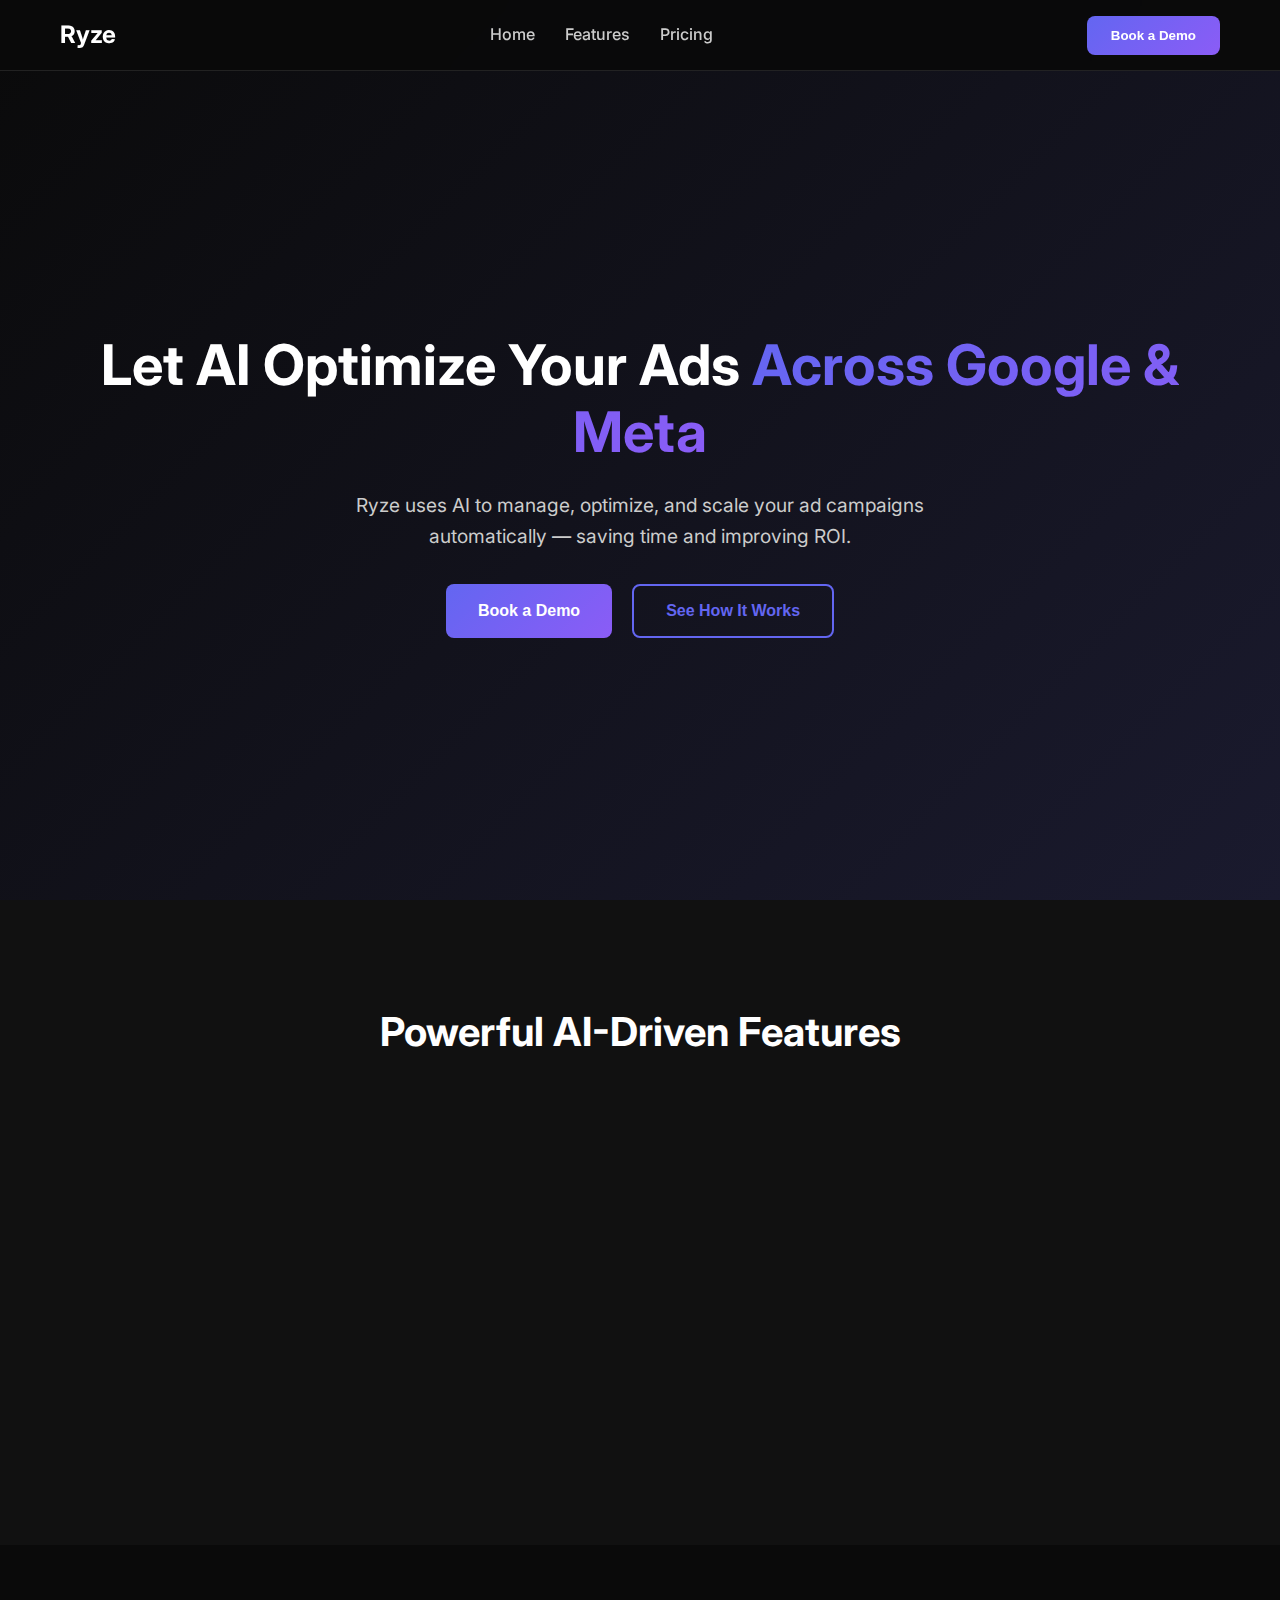
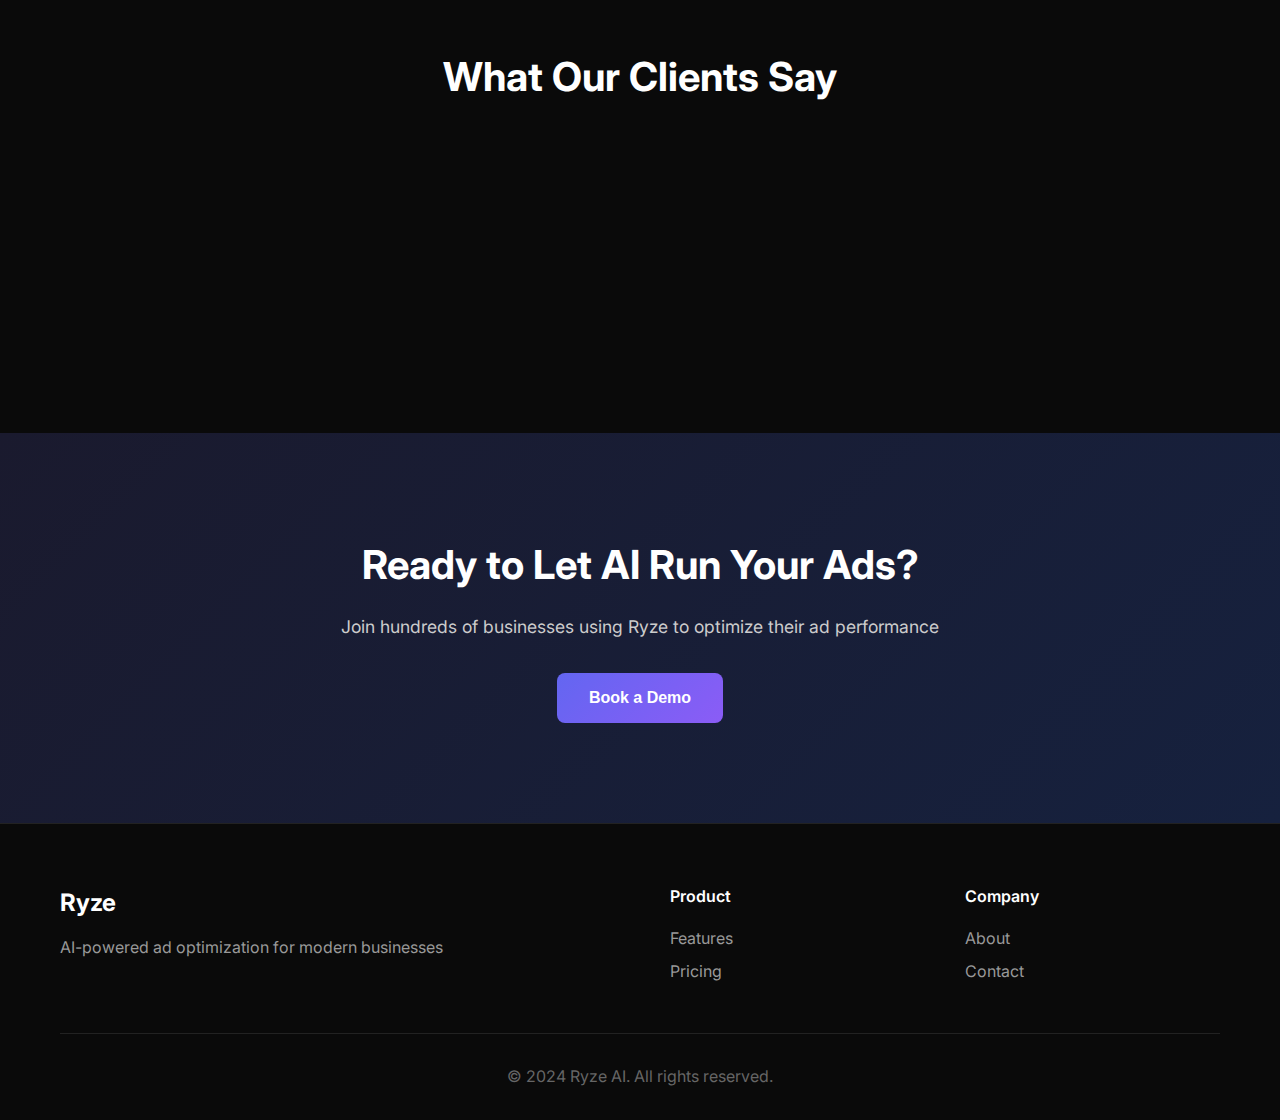
<file: index.html>
<!DOCTYPE html>
<html lang="en">
<head>
    <meta charset="UTF-8">
    <meta name="viewport" content="width=device-width, initial-scale=1.0">
    <title>Ryze AI - Let AI Optimize Your Ads</title>
    <link rel="stylesheet" href="css/style.css">
    <link href="https://fonts.googleapis.com/css2?family=Inter:wght@300;400;500;600;700&display=swap" rel="stylesheet">
</head>
<body>
    <!-- Navigation -->
    <nav class="navbar">
        <div class="nav-container">
            <div class="nav-logo">
                <span class="logo-text">Ryze</span>
            </div>
            <ul class="nav-menu">
                <li><a href="index.html" class="nav-link">Home</a></li>
                <li><a href="features.html" class="nav-link">Features</a></li>
                <li><a href="pricing.html" class="nav-link">Pricing</a></li>
            </ul>
            <div class="nav-buttons">
                <button class="btn-primary">Book a Demo</button>
            </div>
            <div class="hamburger">
                <span></span>
                <span></span>
                <span></span>
            </div>
        </div>
    </nav>

    <!-- Hero Section -->
    <section class="hero">
        <div class="container">
            <div class="hero-content">
                <h1 class="hero-title">
                    Let AI Optimize Your Ads
                    <span class="gradient-text">Across Google & Meta</span>
                </h1>
                <p class="hero-description">
                    Ryze uses AI to manage, optimize, and scale your ad campaigns automatically — saving time and improving ROI.
                </p>
                <div class="hero-buttons">
                    <button class="btn-primary large">Book a Demo</button>
                    <button class="btn-outline large">See How It Works</button>
                </div>
            </div>
        </div>
    </section>

    <!-- Features Section -->
    <section class="features">
        <div class="container">
            <div class="section-header">
                <h2>Powerful AI-Driven Features</h2>
            </div>
            <div class="features-grid">
                <div class="feature-card">
                    <h3>AI Budget Optimization</h3>
                    <p>Maximize your ROI with intelligent budget allocation</p>
                </div>
                <div class="feature-card">
                    <h3>Cross-Platform Management</h3>
                    <p>Manage Google and Meta ads from one dashboard</p>
                </div>
                <div class="feature-card">
                    <h3>Smart Targeting</h3>
                    <p>Reach the right users with AI-powered targeting</p>
                </div>
                <div class="feature-card">
                    <h3>Real-Time Insights</h3>
                    <p>Get live data and actionable insights</p>
                </div>
            </div>
        </div>
    </section>

    <!-- Testimonials Section -->
    <section class="testimonials">
        <div class="container">
            <div class="section-header">
                <h2>What Our Clients Say</h2>
            </div>
            <div class="testimonials-grid">
                <div class="testimonial-card">
                    <p>"Ryze helped us cut costs and boost conversions fast."</p>
                    <div class="testimonial-author">
                        <span class="author-name">Sarah M.</span>
                        <span class="author-title">Growth Manager</span>
                    </div>
                </div>
                <div class="testimonial-card">
                    <p>"Saved us hours every week with automation."</p>
                    <div class="testimonial-author">
                        <span class="author-name">Mike R.</span>
                        <span class="author-title">Marketing Director</span>
                    </div>
                </div>
            </div>
        </div>
    </section>

    <!-- CTA Section -->
    <section class="cta">
        <div class="container">
            <div class="cta-content">
                <h2>Ready to Let AI Run Your Ads?</h2>
                <p>Join hundreds of businesses using Ryze to optimize their ad performance</p>
                <button class="btn-primary large">Book a Demo</button>
            </div>
        </div>
    </section>

    <!-- Footer -->
    <footer class="footer">
        <div class="container">
            <div class="footer-content">
                <div class="footer-brand">
                    <span class="logo-text">Ryze</span>
                    <p>AI-powered ad optimization for modern businesses</p>
                </div>
                <div class="footer-links">
                    <div class="footer-column">
                        <h4>Product</h4>
                        <ul>
                            <li><a href="features.html">Features</a></li>
                            <li><a href="pricing.html">Pricing</a></li>
                        </ul>
                    </div>
                    <div class="footer-column">
                        <h4>Company</h4>
                        <ul>
                            <li><a href="#">About</a></li>
                            <li><a href="#">Contact</a></li>
                        </ul>
                    </div>
                </div>
            </div>
            <div class="footer-bottom">
                <p>&copy; 2024 Ryze AI. All rights reserved.</p>
            </div>
        </div>
    </footer>

    <script src="js/main.js"></script>
</body>
</html>
</file>
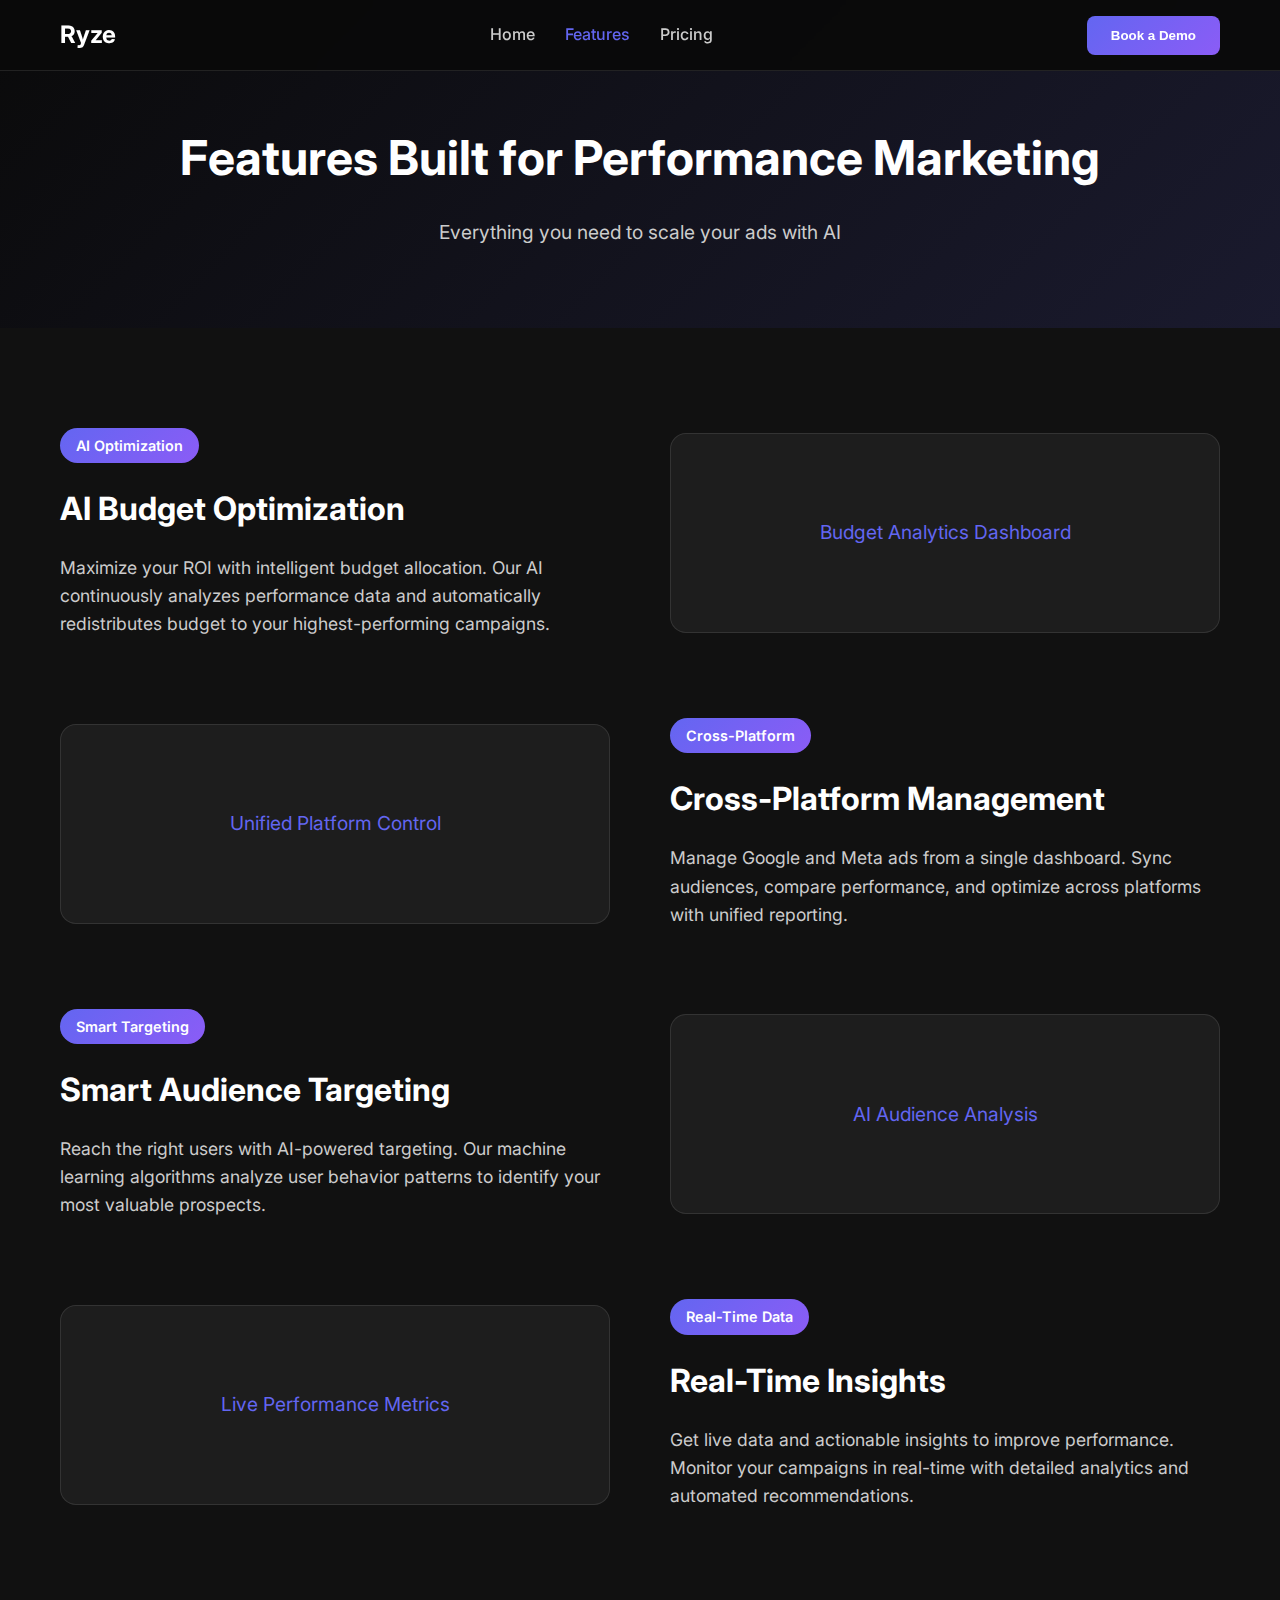
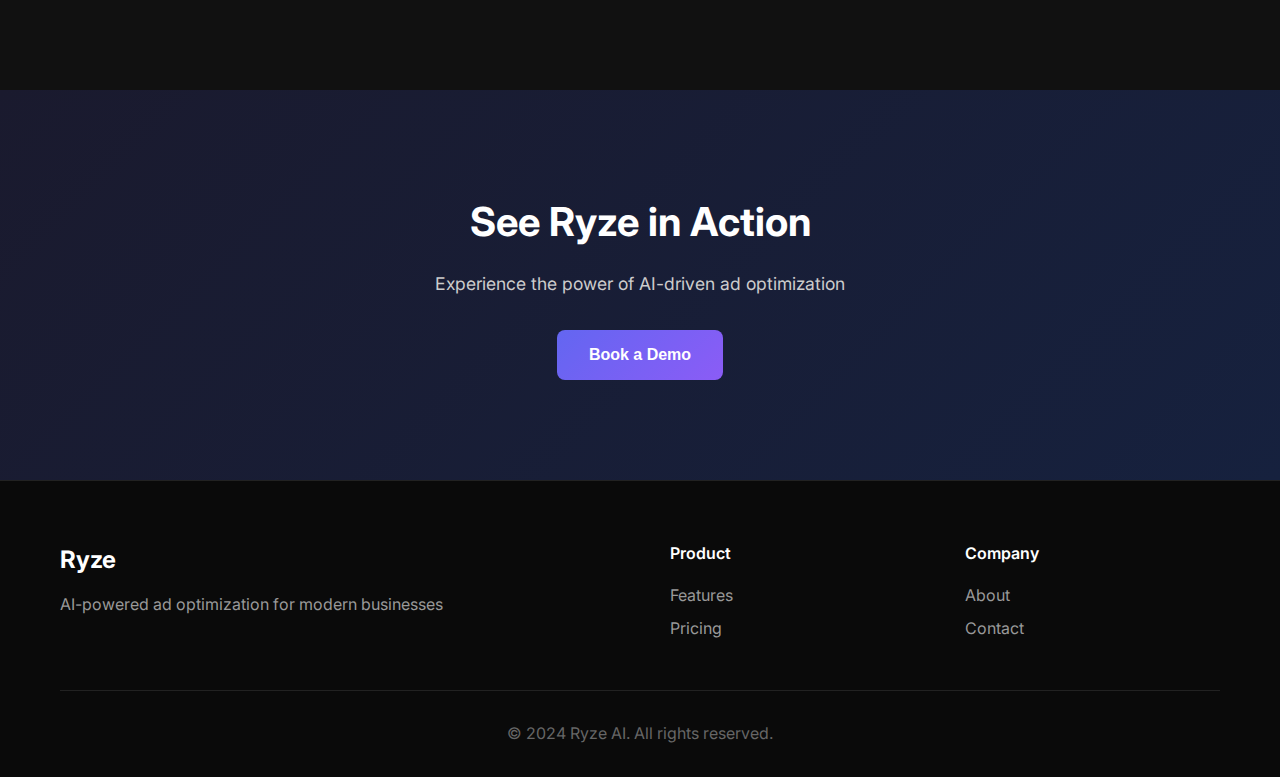
<file: features.html>
<!DOCTYPE html>
<html lang="en">
<head>
    <meta charset="UTF-8">
    <meta name="viewport" content="width=device-width, initial-scale=1.0">
    <title>Features - Ryze AI</title>
    <link rel="stylesheet" href="css/style.css">
    <link href="https://fonts.googleapis.com/css2?family=Inter:wght@300;400;500;600;700&display=swap" rel="stylesheet">
</head>
<body>
    <!-- Navigation -->
    <nav class="navbar">
        <div class="nav-container">
            <div class="nav-logo">
                <a href="index.html" class="logo-text">Ryze</a>
            </div>
            <ul class="nav-menu">
                <li><a href="index.html" class="nav-link">Home</a></li>
                <li><a href="features.html" class="nav-link active">Features</a></li>
                <li><a href="pricing.html" class="nav-link">Pricing</a></li>
            </ul>
            <div class="nav-buttons">
                <button class="btn-primary">Book a Demo</button>
            </div>
            <div class="hamburger">
                <span></span>
                <span></span>
                <span></span>
            </div>
        </div>
    </nav>

    <!-- Features Hero -->
    <section class="features-hero">
        <div class="container">
            <div class="features-hero-content">
                <h1>Features Built for Performance Marketing</h1>
                <p>Everything you need to scale your ads with AI</p>
            </div>
        </div>
    </section>

    <!-- Main Features -->
    <section class="main-features">
        <div class="container">
            <div class="feature-showcase">
                <div class="feature-content">
                    <div class="feature-badge">AI Optimization</div>
                    <h2>AI Budget Optimization</h2>
                    <p>Maximize your ROI with intelligent budget allocation. Our AI continuously analyzes performance data and automatically redistributes budget to your highest-performing campaigns.</p>
                </div>
                <div class="feature-visual">
                    Budget Analytics Dashboard
                </div>
            </div>

            <div class="feature-showcase">
                <div class="feature-content">
                    <div class="feature-badge">Cross-Platform</div>
                    <h2>Cross-Platform Management</h2>
                    <p>Manage Google and Meta ads from a single dashboard. Sync audiences, compare performance, and optimize across platforms with unified reporting.</p>
                </div>
                <div class="feature-visual">
                    Unified Platform Control
                </div>
            </div>

            <div class="feature-showcase">
                <div class="feature-content">
                    <div class="feature-badge">Smart Targeting</div>
                    <h2>Smart Audience Targeting</h2>
                    <p>Reach the right users with AI-powered targeting. Our machine learning algorithms analyze user behavior patterns to identify your most valuable prospects.</p>
                </div>
                <div class="feature-visual">
                    AI Audience Analysis
                </div>
            </div>

            <div class="feature-showcase">
                <div class="feature-content">
                    <div class="feature-badge">Real-Time Data</div>
                    <h2>Real-Time Insights</h2>
                    <p>Get live data and actionable insights to improve performance. Monitor your campaigns in real-time with detailed analytics and automated recommendations.</p>
                </div>
                <div class="feature-visual">
                    Live Performance Metrics
                </div>
            </div>
        </div>
    </section>

    <!-- CTA Section -->
    <section class="cta">
        <div class="container">
            <div class="cta-content">
                <h2>See Ryze in Action</h2>
                <p>Experience the power of AI-driven ad optimization</p>
                <button class="btn-primary large">Book a Demo</button>
            </div>
        </div>
    </section>

    <!-- Footer -->
    <footer class="footer">
        <div class="container">
            <div class="footer-content">
                <div class="footer-brand">
                    <span class="logo-text">Ryze</span>
                    <p>AI-powered ad optimization for modern businesses</p>
                </div>
                <div class="footer-links">
                    <div class="footer-column">
                        <h4>Product</h4>
                        <ul>
                            <li><a href="features.html">Features</a></li>
                            <li><a href="pricing.html">Pricing</a></li>
                        </ul>
                    </div>
                    <div class="footer-column">
                        <h4>Company</h4>
                        <ul>
                            <li><a href="#">About</a></li>
                            <li><a href="#">Contact</a></li>
                        </ul>
                    </div>
                </div>
            </div>
            <div class="footer-bottom">
                <p>&copy; 2024 Ryze AI. All rights reserved.</p>
            </div>
        </div>
    </footer>

    <script src="js/main.js"></script>
</body>
</html>
</file>
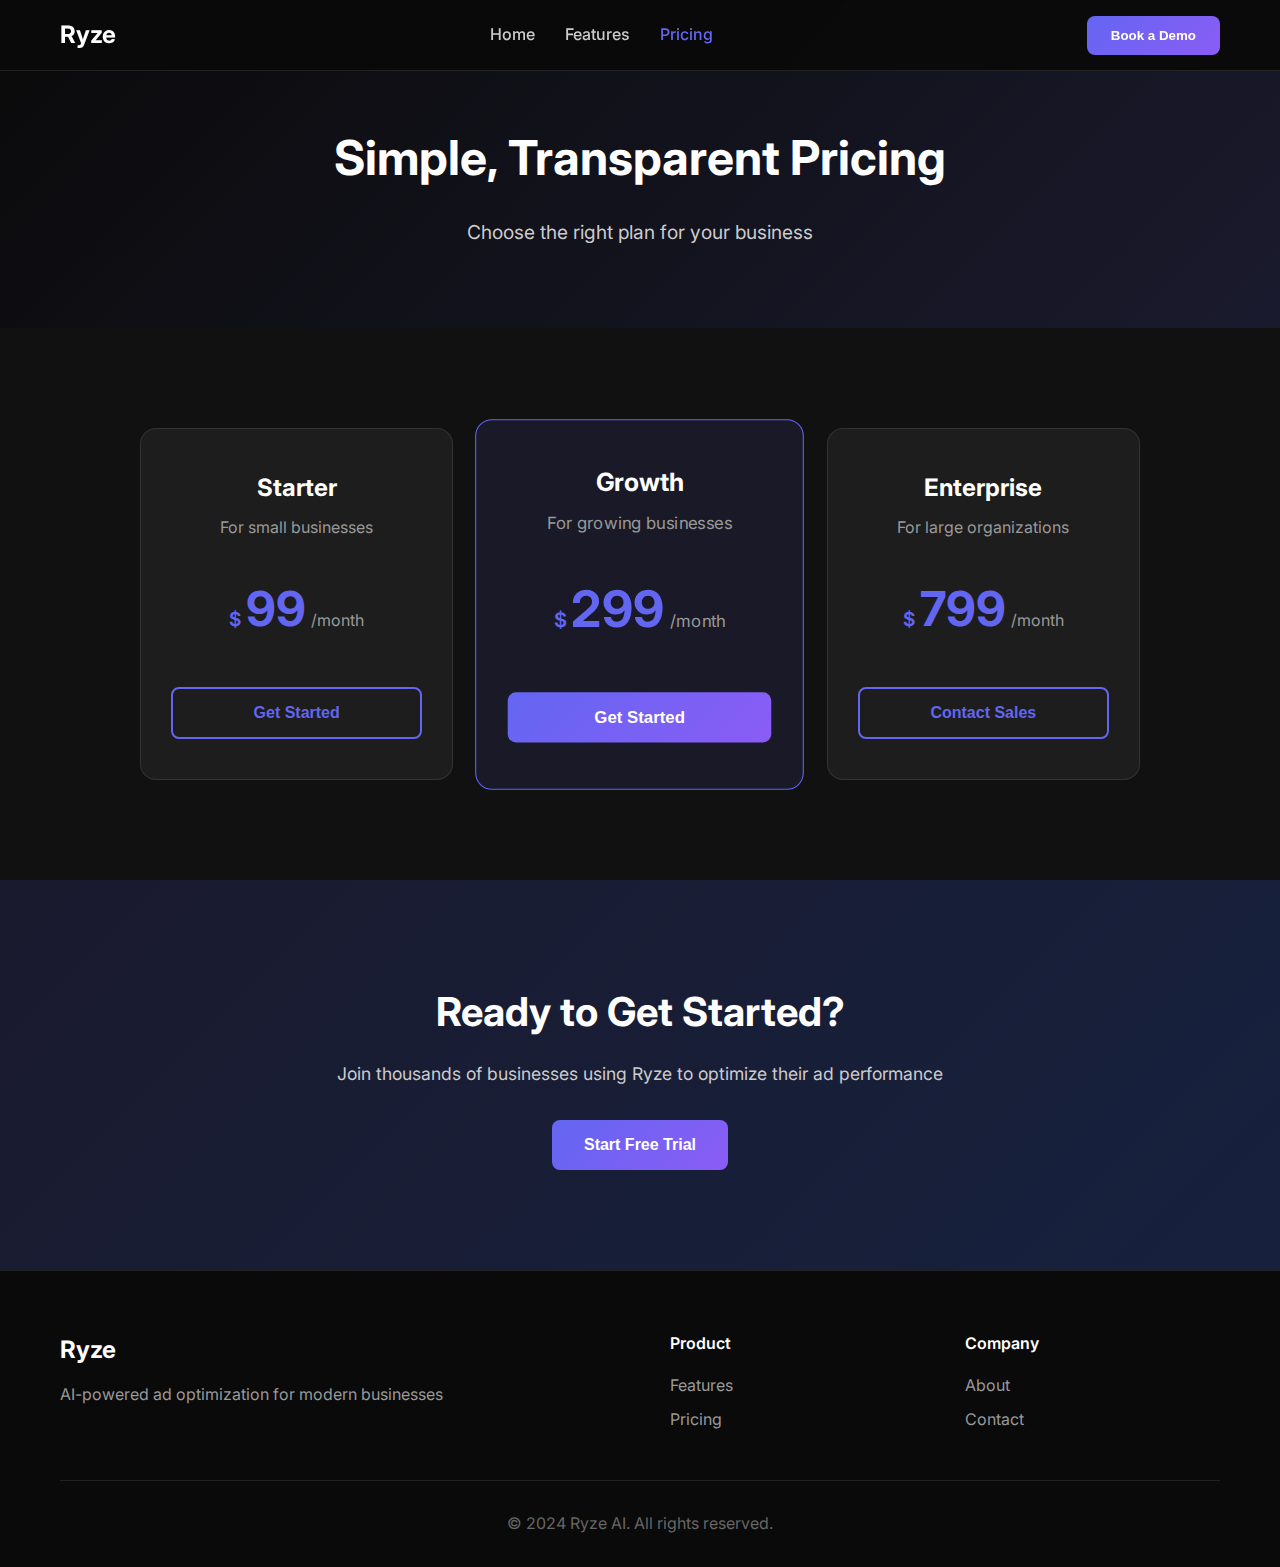
<file: pricing.html>
<!DOCTYPE html>
<html lang="en">
<head>
    <meta charset="UTF-8">
    <meta name="viewport" content="width=device-width, initial-scale=1.0">
    <title>Pricing - Ryze AI</title>
    <link rel="stylesheet" href="css/style.css">
    <link href="https://fonts.googleapis.com/css2?family=Inter:wght@300;400;500;600;700&display=swap" rel="stylesheet">
</head>
<body>
    <!-- Navigation -->
    <nav class="navbar">
        <div class="nav-container">
            <div class="nav-logo">
                <a href="index.html" class="logo-text">Ryze</a>
            </div>
            <ul class="nav-menu">
                <li><a href="index.html" class="nav-link">Home</a></li>
                <li><a href="features.html" class="nav-link">Features</a></li>
                <li><a href="pricing.html" class="nav-link active">Pricing</a></li>
            </ul>
            <div class="nav-buttons">
                <button class="btn-primary">Book a Demo</button>
            </div>
            <div class="hamburger">
                <span></span>
                <span></span>
                <span></span>
            </div>
        </div>
    </nav>

    <!-- Pricing Hero -->
    <section class="pricing-hero">
        <div class="container">
            <div class="pricing-hero-content">
                <h1>Simple, Transparent Pricing</h1>
                <p>Choose the right plan for your business</p>
            </div>
        </div>
    </section>

    <!-- Pricing Plans -->
    <section class="pricing-plans">
        <div class="container">
            <div class="plans-grid">
                <!-- Starter Plan -->
                <div class="plan-card">
                    <div class="plan-header">
                        <h3>Starter</h3>
                        <p>For small businesses</p>
                        <div class="plan-price">
                            <span class="currency">$</span>
                            <span class="amount">99</span>
                            <span class="period">/month</span>
                        </div>
                    </div>
                    <button class="plan-button btn-outline">Get Started</button>
                </div>

                <!-- Growth Plan (Popular) -->
                <div class="plan-card popular">
                    <div class="plan-header">
                        <h3>Growth</h3>
                        <p>For growing businesses</p>
                        <div class="plan-price">
                            <span class="currency">$</span>
                            <span class="amount">299</span>
                            <span class="period">/month</span>
                        </div>
                    </div>
                    <button class="plan-button btn-primary">Get Started</button>
                </div>

                <!-- Enterprise Plan -->
                <div class="plan-card">
                    <div class="plan-header">
                        <h3>Enterprise</h3>
                        <p>For large organizations</p>
                        <div class="plan-price">
                            <span class="currency">$</span>
                            <span class="amount">799</span>
                            <span class="period">/month</span>
                        </div>
                    </div>
                    <button class="plan-button btn-outline">Contact Sales</button>
                </div>
            </div>
        </div>
    </section>

    <!-- CTA Section -->
    <section class="cta">
        <div class="container">
            <div class="cta-content">
                <h2>Ready to Get Started?</h2>
                <p>Join thousands of businesses using Ryze to optimize their ad performance</p>
                <button class="btn-primary large">Start Free Trial</button>
            </div>
        </div>
    </section>

    <!-- Footer -->
    <footer class="footer">
        <div class="container">
            <div class="footer-content">
                <div class="footer-brand">
                    <span class="logo-text">Ryze</span>
                    <p>AI-powered ad optimization for modern businesses</p>
                </div>
                <div class="footer-links">
                    <div class="footer-column">
                        <h4>Product</h4>
                        <ul>
                            <li><a href="features.html">Features</a></li>
                            <li><a href="pricing.html">Pricing</a></li>
                        </ul>
                    </div>
                    <div class="footer-column">
                        <h4>Company</h4>
                        <ul>
                            <li><a href="#">About</a></li>
                            <li><a href="#">Contact</a></li>
                        </ul>
                    </div>
                </div>
            </div>
            <div class="footer-bottom">
                <p>&copy; 2024 Ryze AI. All rights reserved.</p>
            </div>
        </div>
    </footer>

    <script src="js/main.js"></script>
</body>
</html>
</file>
<file: css/style.css>
* {
    margin: 0;
    padding: 0;
    box-sizing: border-box;
}

body {
    font-family: 'Inter', sans-serif;
    line-height: 1.6;
    color: #333;
    background-color: #0a0a0a;
    overflow-x: hidden;
}

.container {
    max-width: 1200px;
    margin: 0 auto;
    padding: 0 20px;
}

/* Navigation */
.navbar {
    position: fixed;
    top: 0;
    width: 100%;
    background: rgba(10, 10, 10, 0.95);
    backdrop-filter: blur(10px);
    border-bottom: 1px solid rgba(255, 255, 255, 0.1);
    z-index: 1000;
    transition: all 0.3s ease;
}

.nav-container {
    max-width: 1200px;
    margin: 0 auto;
    padding: 0 20px;
    display: flex;
    justify-content: space-between;
    align-items: center;
    height: 70px;
}

.nav-logo .logo-text {
    font-size: 24px;
    font-weight: 700;
    color: #fff;
    text-decoration: none;
}

.nav-menu {
    display: flex;
    list-style: none;
    gap: 30px;
}

.nav-link {
    color: #ccc;
    text-decoration: none;
    font-weight: 500;
    transition: color 0.3s ease;
}

.nav-link:hover {
    color: #6366f1;
}

.nav-link.active {
    color: #6366f1;
}

.nav-buttons {
    display: flex;
    gap: 15px;
}

.hamburger {
    display: none;
    flex-direction: column;
    cursor: pointer;
}

.hamburger span {
    width: 25px;
    height: 3px;
    background: #fff;
    margin: 3px 0;
    transition: 0.3s;
}


.btn-primary, .btn-outline {
    padding: 12px 24px;
    border: none;
    border-radius: 8px;
    font-weight: 600;
    cursor: pointer;
    transition: all 0.3s ease;
    text-decoration: none;
    display: inline-block;
    text-align: center;
}

.btn-primary {
    background: linear-gradient(135deg, #6366f1, #8b5cf6);
    color: white;
}

.btn-primary:hover {
    transform: translateY(-2px);
    box-shadow: 0 8px 25px rgba(99, 102, 241, 0.4);
}

.btn-outline {
    background: transparent;
    color: #6366f1;
    border: 2px solid #6366f1;
}

.btn-outline:hover {
    background: #6366f1;
    color: white;
}

.btn-primary.large, .btn-outline.large {
    padding: 16px 32px;
    font-size: 16px;
}


.hero {
    min-height: 100vh;
    display: flex;
    align-items: center;
    background: linear-gradient(135deg, #0a0a0a 0%, #1a1a2e 100%);
    text-align: center;
    padding-top: 70px;
}

.hero-content {
    animation: fadeInUp 1s ease-out;
}

.hero-title {
    font-size: 3.5rem;
    font-weight: 700;
    color: #fff;
    margin-bottom: 24px;
    line-height: 1.2;
}

.gradient-text {
    background: linear-gradient(135deg, #6366f1, #8b5cf6);
    -webkit-background-clip: text;
    -webkit-text-fill-color: transparent;
    background-clip: text;
}

.hero-description {
    font-size: 1.2rem;
    color: #ccc;
    margin-bottom: 32px;
    line-height: 1.6;
    max-width: 600px;
    margin-left: auto;
    margin-right: auto;
}

.hero-buttons {
    display: flex;
    gap: 20px;
    justify-content: center;
    flex-wrap: wrap;
}


.features {
    padding: 100px 0;
    background: #111;
}

.section-header {
    text-align: center;
    margin-bottom: 60px;
}

.section-header h2 {
    font-size: 2.5rem;
    font-weight: 700;
    color: #fff;
    margin-bottom: 16px;
}

.features-grid {
    display: grid;
    grid-template-columns: repeat(auto-fit, minmax(280px, 1fr));
    gap: 30px;
}

.feature-card {
    background: rgba(255, 255, 255, 0.05);
    padding: 30px;
    border-radius: 16px;
    border: 1px solid rgba(255, 255, 255, 0.1);
    transition: all 0.3s ease;
    text-align: center;
}

.feature-card:hover {
    transform: translateY(-5px);
    background: rgba(255, 255, 255, 0.08);
    border-color: rgba(99, 102, 241, 0.3);
}

.feature-card h3 {
    font-size: 1.3rem;
    font-weight: 600;
    color: #fff;
    margin-bottom: 12px;
}

.feature-card p {
    color: #ccc;
    line-height: 1.6;
}


.testimonials {
    padding: 100px 0;
    background: #0a0a0a;
}

.testimonials-grid {
    display: grid;
    grid-template-columns: repeat(auto-fit, minmax(300px, 1fr));
    gap: 30px;
}

.testimonial-card {
    background: rgba(255, 255, 255, 0.05);
    padding: 30px;
    border-radius: 16px;
    border: 1px solid rgba(255, 255, 255, 0.1);
    transition: all 0.3s ease;
}

.testimonial-card:hover {
    transform: translateY(-5px);
    background: rgba(255, 255, 255, 0.08);
}

.testimonial-card p {
    font-size: 1.1rem;
    color: #fff;
    margin-bottom: 20px;
    font-style: italic;
}

.testimonial-author {
    display: flex;
    flex-direction: column;
    gap: 5px;
}

.author-name {
    font-weight: 600;
    color: #fff;
}

.author-title {
    color: #999;
    font-size: 0.9rem;
}


.cta {
    padding: 100px 0;
    background: linear-gradient(135deg, #1a1a2e, #16213e);
    text-align: center;
}

.cta-content h2 {
    font-size: 2.5rem;
    font-weight: 700;
    color: #fff;
    margin-bottom: 16px;
}

.cta-content p {
    font-size: 1.1rem;
    color: #ccc;
    margin-bottom: 32px;
}


.footer {
    background: #0a0a0a;
    padding: 60px 0 30px;
    border-top: 1px solid rgba(255, 255, 255, 0.1);
}

.footer-content {
    display: grid;
    grid-template-columns: 1fr 1fr;
    gap: 60px;
    margin-bottom: 40px;
}

.footer-brand .logo-text {
    font-size: 24px;
    font-weight: 700;
    color: #fff;
    margin-bottom: 12px;
    display: block;
}

.footer-brand p {
    color: #999;
}

.footer-links {
    display: grid;
    grid-template-columns: repeat(2, 1fr);
    gap: 40px;
}

.footer-column h4 {
    color: #fff;
    font-weight: 600;
    margin-bottom: 16px;
}

.footer-column ul {
    list-style: none;
}

.footer-column li {
    margin-bottom: 8px;
}

.footer-column a {
    color: #999;
    text-decoration: none;
    transition: color 0.3s ease;
}

.footer-column a:hover {
    color: #6366f1;
}

.footer-bottom {
    text-align: center;
    padding-top: 30px;
    border-top: 1px solid rgba(255, 255, 255, 0.1);
}

.footer-bottom p {
    color: #666;
}


@keyframes fadeInUp {
    from {
        opacity: 0;
        transform: translateY(30px);
    }
    to {
        opacity: 1;
        transform: translateY(0);
    }
}


.features-hero {
    padding: 120px 0 80px;
    background: linear-gradient(135deg, #0a0a0a 0%, #1a1a2e 100%);
    text-align: center;
}

.features-hero-content h1 {
    font-size: 3rem;
    font-weight: 700;
    color: #fff;
    margin-bottom: 20px;
}

.features-hero-content p {
    font-size: 1.2rem;
    color: #ccc;
}

.main-features {
    padding: 100px 0;
    background: #111;
}

.feature-showcase {
    display: grid;
    grid-template-columns: 1fr 1fr;
    gap: 60px;
    align-items: center;
    margin-bottom: 80px;
}

.feature-showcase:nth-child(even) {
    direction: rtl;
}

.feature-showcase:nth-child(even) > * {
    direction: ltr;
}

.feature-badge {
    display: inline-block;
    background: linear-gradient(135deg, #6366f1, #8b5cf6);
    color: white;
    padding: 6px 16px;
    border-radius: 20px;
    font-size: 0.9rem;
    font-weight: 600;
    margin-bottom: 20px;
}

.feature-content h2 {
    font-size: 2rem;
    font-weight: 700;
    color: #fff;
    margin-bottom: 20px;
}

.feature-content p {
    font-size: 1.1rem;
    color: #ccc;
    line-height: 1.6;
}

.feature-visual {
    background: rgba(255, 255, 255, 0.05);
    border-radius: 16px;
    padding: 30px;
    border: 1px solid rgba(255, 255, 255, 0.1);
    height: 200px;
    display: flex;
    align-items: center;
    justify-content: center;
    color: #6366f1;
    font-size: 1.2rem;
}


.pricing-hero {
    padding: 120px 0 80px;
    background: linear-gradient(135deg, #0a0a0a 0%, #1a1a2e 100%);
    text-align: center;
}

.pricing-hero-content h1 {
    font-size: 3rem;
    font-weight: 700;
    color: #fff;
    margin-bottom: 20px;
}

.pricing-hero-content p {
    font-size: 1.2rem;
    color: #ccc;
}

.pricing-plans {
    padding: 100px 0;
    background: #111;
}

.plans-grid {
    display: grid;
    grid-template-columns: repeat(auto-fit, minmax(300px, 1fr));
    gap: 30px;
    max-width: 1000px;
    margin: 0 auto;
}

.plan-card {
    background: rgba(255, 255, 255, 0.05);
    border: 1px solid rgba(255, 255, 255, 0.1);
    border-radius: 16px;
    padding: 40px 30px;
    text-align: center;
    transition: all 0.3s ease;
}

.plan-card:hover {
    transform: translateY(-5px);
    border-color: rgba(99, 102, 241, 0.3);
    background: rgba(255, 255, 255, 0.08);
}

.plan-card.popular {
    border-color: #6366f1;
    background: rgba(99, 102, 241, 0.1);
    transform: scale(1.05);
}

.plan-header h3 {
    font-size: 1.5rem;
    font-weight: 700;
    color: #fff;
    margin-bottom: 8px;
}

.plan-header p {
    color: #999;
    margin-bottom: 30px;
}

.plan-price {
    display: flex;
    align-items: baseline;
    justify-content: center;
    margin-bottom: 40px;
}

.currency {
    font-size: 1.2rem;
    color: #6366f1;
    font-weight: 600;
}

.amount {
    font-size: 3rem;
    font-weight: 700;
    color: #6366f1;
    margin: 0 5px;
}

.period {
    color: #999;
    font-size: 1rem;
}

.plan-button {
    width: 100%;
    padding: 15px;
    font-size: 1rem;
    font-weight: 600;
}

/* Responsive Design */
@media (max-width: 768px) {
    .nav-menu {
        display: none;
    }
    
    .hamburger {
        display: flex;
    }
    
    .hero-title {
        font-size: 2.5rem;
    }
    
    .hero-buttons {
        flex-direction: column;
        align-items: center;
    }
    
    .features-grid {
        grid-template-columns: 1fr;
    }
    
    .testimonials-grid {
        grid-template-columns: 1fr;
    }
    
    .footer-content {
        grid-template-columns: 1fr;
        gap: 40px;
    }
    
    .footer-links {
        grid-template-columns: 1fr;
        gap: 30px;
    }
    
    .feature-showcase {
        grid-template-columns: 1fr;
        gap: 40px;
    }
    
    .feature-showcase:nth-child(even) {
        direction: ltr;
    }
    
    .plans-grid {
        grid-template-columns: 1fr;
        max-width: 400px;
    }
    
    .plan-card.popular {
        transform: none;
    }
}

@media (max-width: 480px) {
    .hero-title {
        font-size: 2rem;
    }
    
    .section-header h2 {
        font-size: 2rem;
    }
    
    .cta-content h2 {
        font-size: 2rem;
    }
}
</file>
